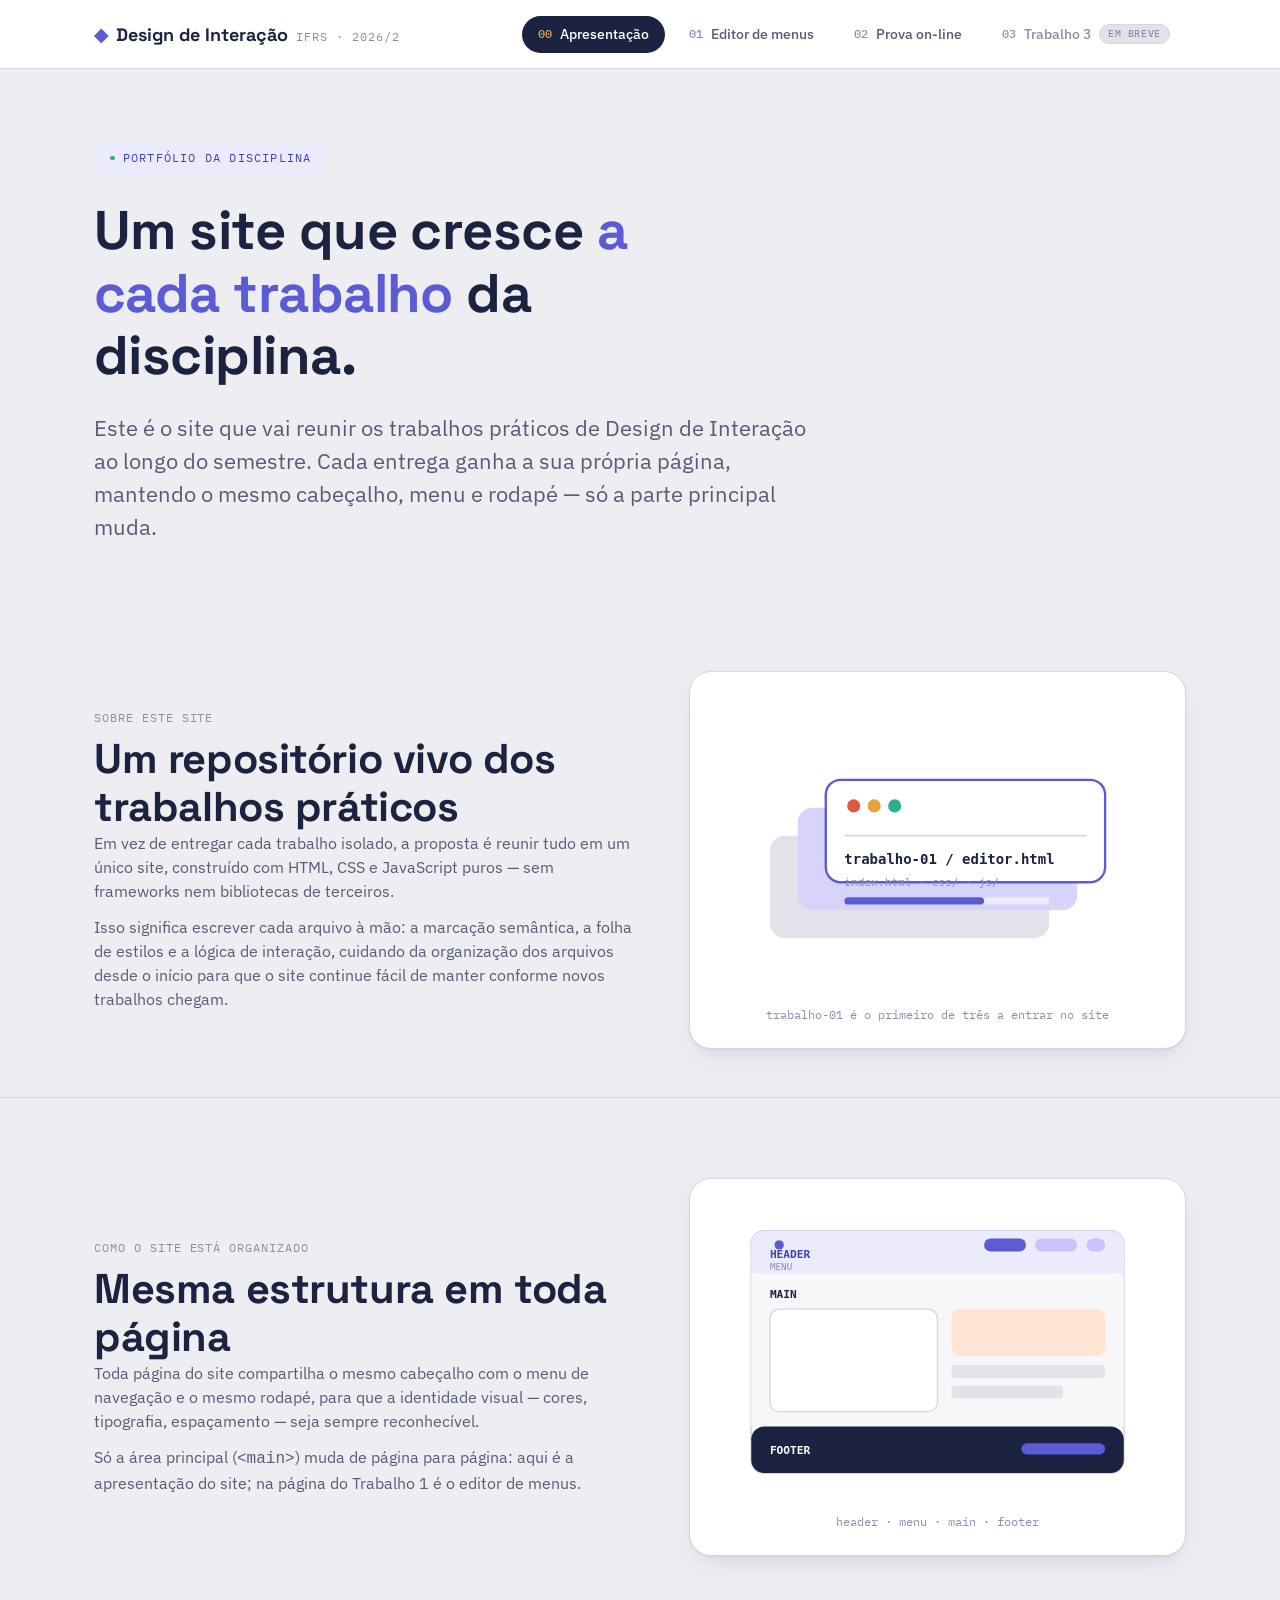
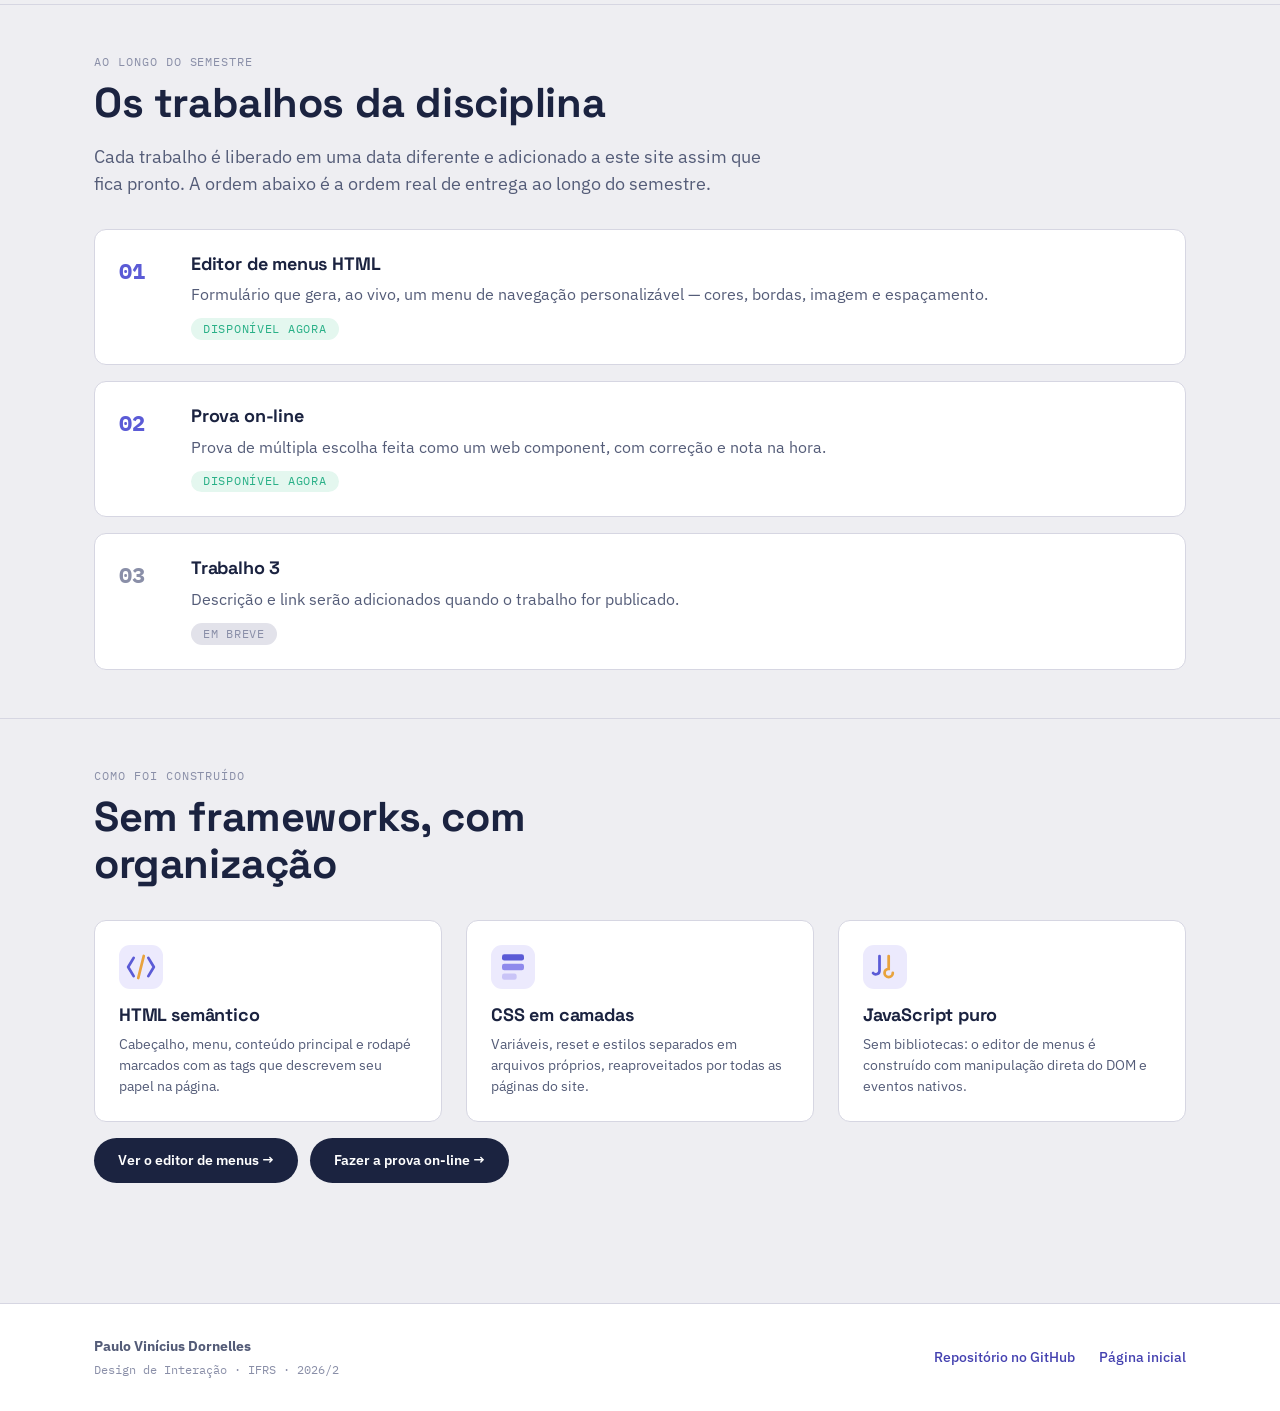
<file: index.html>
<!DOCTYPE html>
<html lang="pt-BR">
<head>
  <meta charset="UTF-8">
  <meta name="viewport" content="width=device-width, initial-scale=1.0">
  <title>Design de Interação — Apresentação</title>
  <meta name="description" content="Site com os trabalhos da disciplina de Design de Interação, adicionados ao longo do semestre.">

  <link rel="preconnect" href="https://fonts.googleapis.com">
  <link rel="preconnect" href="https://fonts.gstatic.com" crossorigin>
  <link href="https://fonts.googleapis.com/css2?family=Space+Grotesk:wght@500;700&family=IBM+Plex+Sans:wght@400;500;600&family=IBM+Plex+Mono:wght@400;500;700&display=swap" rel="stylesheet">

  <link rel="stylesheet" href="css/variables.css">
  <link rel="stylesheet" href="css/reset.css">
  <link rel="stylesheet" href="css/style.css">
</head>
<body>
  <site-header></site-header>

  <main>
    <div class="container">
      <section class="hero">
        <span class="hero__eyebrow"><span class="hero__dot"></span> Portfólio da disciplina</span>
        <h1>Um site que cresce <em>a cada trabalho</em> da disciplina.</h1>
        <p class="hero__lead">
          Este é o site que vai reunir os trabalhos práticos de Design de Interação ao longo do
          semestre. Cada entrega ganha a sua própria página, mantendo o mesmo cabeçalho,
          menu e rodapé — só a parte principal muda.
        </p>
      </section>
    </div>

    <section>
      <div class="container">
        <div class="feature">
          <div class="feature__body">
            <p class="section__eyebrow">Sobre este site</p>
            <h2 class="section__title">Um repositório vivo dos trabalhos práticos</h2>
            <p>
              Em vez de entregar cada trabalho isolado, a proposta é reunir tudo em um único
              site, construído com HTML, CSS e JavaScript puros — sem frameworks nem
              bibliotecas de terceiros.
            </p>
            <p>
              Isso significa escrever cada arquivo à mão: a marcação semântica, a folha de
              estilos e a lógica de interação, cuidando da organização dos arquivos desde o
              início para que o site continue fácil de manter conforme novos trabalhos
              chegam.
            </p>
          </div>
          <figure class="feature__figure">
            <img src="img/figura-camadas.svg" alt="Três cartões empilhados representando os trabalhos que serão adicionados ao site ao longo do semestre" width="480" height="320">
            <figcaption class="feature__figcaption">trabalho-01 é o primeiro de três a entrar no site</figcaption>
          </figure>
        </div>
      </div>
    </section>

    <section>
      <div class="container">
        <div class="feature feature--reverse">
          <div class="feature__body">
            <p class="section__eyebrow">Como o site está organizado</p>
            <h2 class="section__title">Mesma estrutura em toda página</h2>
            <p>
              Toda página do site compartilha o mesmo cabeçalho com o menu de navegação e o
              mesmo rodapé, para que a identidade visual — cores, tipografia, espaçamento —
              seja sempre reconhecível.
            </p>
            <p>
              Só a área principal (<code>&lt;main&gt;</code>) muda de página para página: aqui
              é a apresentação do site; na página do Trabalho 1 é o editor de menus.
            </p>
          </div>
          <figure class="feature__figure">
            <img src="img/figura-estrutura.svg" alt="Diagrama mostrando cabeçalho, menu, conteúdo principal e rodapé empilhados verticalmente" width="480" height="320">
            <figcaption class="feature__figcaption">header · menu · main · footer</figcaption>
          </figure>
        </div>
      </div>
    </section>

    <section>
      <div class="container">
        <p class="section__eyebrow">Ao longo do semestre</p>
        <h2 class="section__title">Os trabalhos da disciplina</h2>
        <p class="section__intro">
          Cada trabalho é liberado em uma data diferente e adicionado a este site assim que
          fica pronto. A ordem abaixo é a ordem real de entrega ao longo do semestre.
        </p>

        <ol class="timeline">
          <li class="timeline__item">
            <span class="timeline__index">01</span>
            <div>
              <h3>Editor de menus HTML</h3>
              <p>Formulário que gera, ao vivo, um menu de navegação personalizável — cores, bordas, imagem e espaçamento.</p>
              <span class="timeline__status timeline__status--live">Disponível agora</span>
            </div>
          </li>
          <li class="timeline__item">
            <span class="timeline__index">02</span>
            <div>
              <h3>Prova on-line</h3>
              <p>Prova de múltipla escolha feita como um web component, com correção e nota na hora.</p>
              <span class="timeline__status timeline__status--live">Disponível agora</span>
            </div>
          </li>
          <li class="timeline__item timeline__item--locked">
            <span class="timeline__index">03</span>
            <div>
              <h3>Trabalho 3</h3>
              <p>Descrição e link serão adicionados quando o trabalho for publicado.</p>
              <span class="timeline__status timeline__status--soon">Em breve</span>
            </div>
          </li>
        </ol>
      </div>
    </section>

    <section>
      <div class="container">
        <p class="section__eyebrow">Como foi construído</p>
        <h2 class="section__title">Sem frameworks, com organização</h2>

        <div class="card-grid">
          <article class="info-card">
            <img class="info-card__icon" src="img/icone-html.svg" alt="" width="44" height="44">
            <h3>HTML semântico</h3>
            <p>Cabeçalho, menu, conteúdo principal e rodapé marcados com as tags que descrevem seu papel na página.</p>
          </article>
          <article class="info-card">
            <img class="info-card__icon" src="img/icone-css.svg" alt="" width="44" height="44">
            <h3>CSS em camadas</h3>
            <p>Variáveis, reset e estilos separados em arquivos próprios, reaproveitados por todas as páginas do site.</p>
          </article>
          <article class="info-card">
            <img class="info-card__icon" src="img/icone-js.svg" alt="" width="44" height="44">
            <h3>JavaScript puro</h3>
            <p>Sem bibliotecas: o editor de menus é construído com manipulação direta do DOM e eventos nativos.</p>
          </article>
        </div>

        <p class="section__intro btn-group">
          <a class="btn btn--primary" href="editor.html">Ver o editor de menus →</a>
          <a class="btn btn--primary" href="prova.html">Fazer a prova on-line →</a>
        </p>
      </div>
    </section>
  </main>

  <site-footer></site-footer>

  <script src="js/componentes.js"></script>
</body>
</html>
</file>
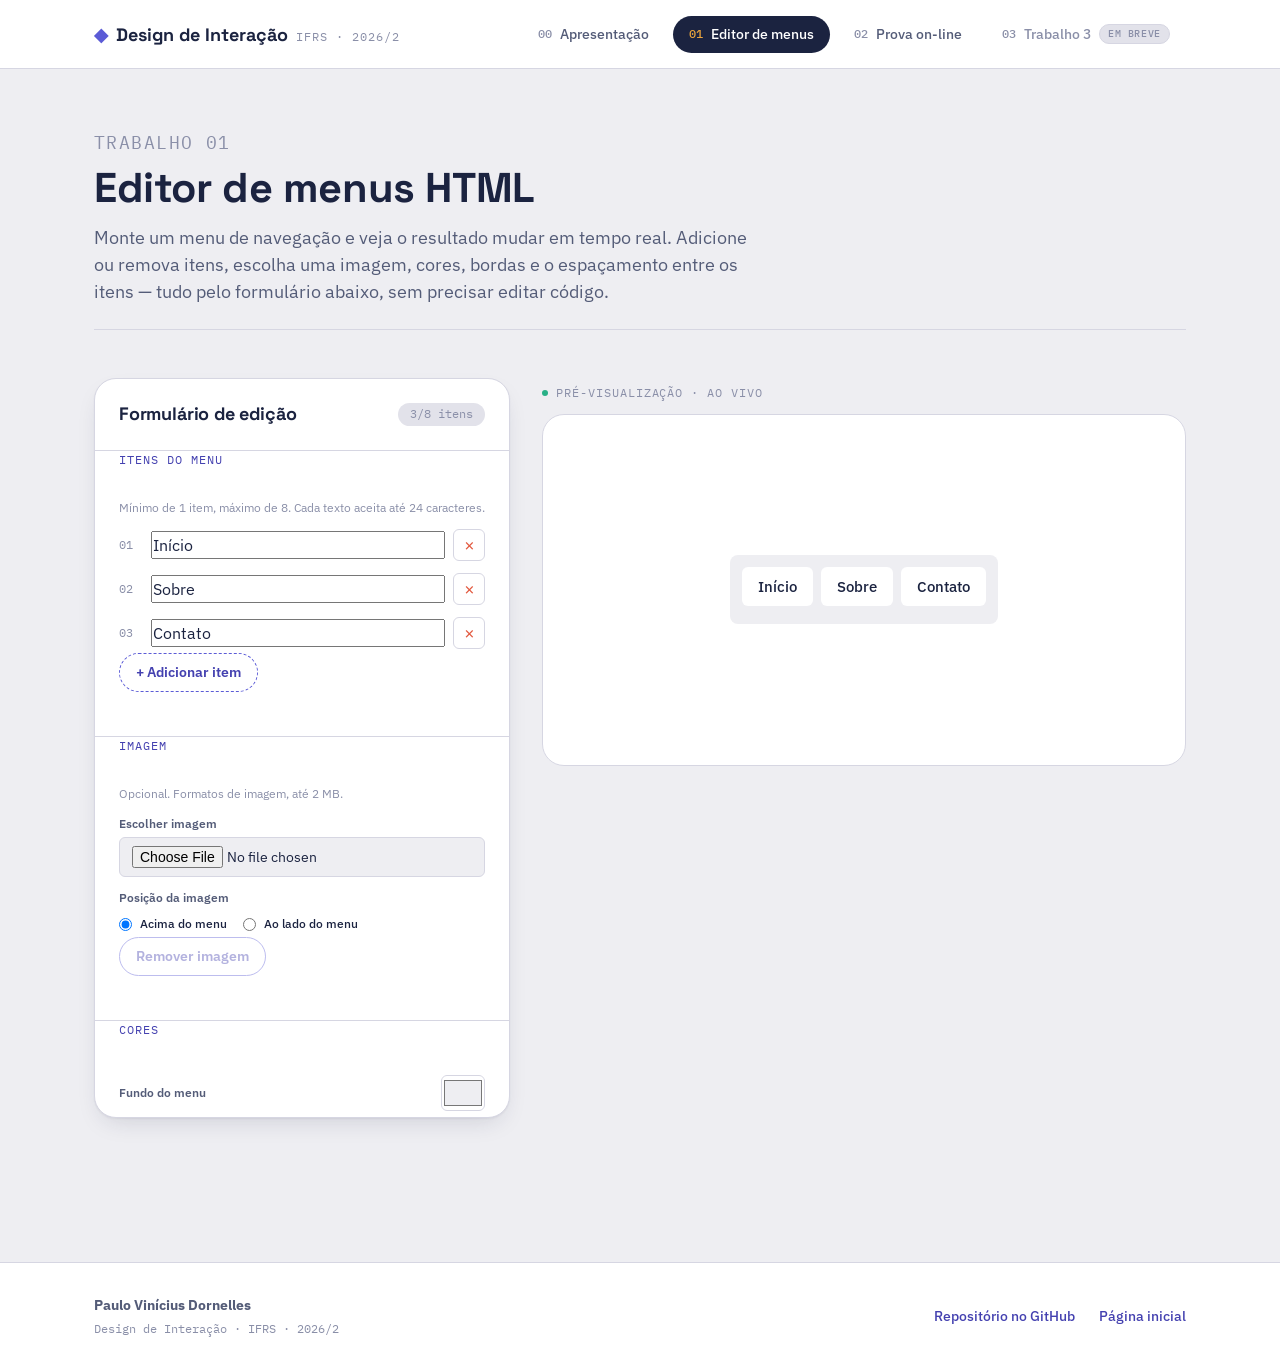
<file: editor.html>
<!DOCTYPE html>
<html lang="pt-BR">
<head>
  <meta charset="UTF-8">
  <meta name="viewport" content="width=device-width, initial-scale=1.0">
  <title>Design de Interação — Editor de menus</title>
  <meta name="description" content="Editor que gera, ao vivo, um menu de navegação HTML personalizável.">

  <link rel="preconnect" href="https://fonts.googleapis.com">
  <link rel="preconnect" href="https://fonts.gstatic.com" crossorigin>
  <link href="https://fonts.googleapis.com/css2?family=Space+Grotesk:wght@500;700&family=IBM+Plex+Sans:wght@400;500;600&family=IBM+Plex+Mono:wght@400;500;700&display=swap" rel="stylesheet">

  <link rel="stylesheet" href="css/variables.css">
  <link rel="stylesheet" href="css/reset.css">
  <link rel="stylesheet" href="css/style.css">
  <link rel="stylesheet" href="css/editor.css">
</head>
<body>
  <site-header></site-header>

  <main>
    <div class="container">
      <section class="editor-intro">
        <p class="section__eyebrow">Trabalho 01</p>
        <h1>Editor de menus HTML</h1>
        <p>
          Monte um menu de navegação e veja o resultado mudar em tempo real. Adicione ou
          remova itens, escolha uma imagem, cores, bordas e o espaçamento entre os itens —
          tudo pelo formulário abaixo, sem precisar editar código.
        </p>
      </section>

      <section class="editor-layout">
        <div class="panel">
          <div class="panel__header">
            <h2>Formulário de edição</h2>
            <span class="panel__count"><span id="itemCount">3</span>/8 itens</span>
          </div>

          <form class="editor-form" id="menuEditorForm" novalidate>

            <fieldset class="field-group">
              <legend>Itens do menu</legend>
              <p class="field-group__hint">Mínimo de 1 item, máximo de 8. Cada texto aceita até 24 caracteres.</p>

              <div class="item-list" id="itemList" aria-live="polite"></div>

              <button type="button" class="btn-add" id="addItemBtn">+ Adicionar item</button>
              <p class="field-error" id="itemsError" role="status"></p>
            </fieldset>

            <fieldset class="field-group">
              <legend>Imagem</legend>
              <p class="field-group__hint">Opcional. Formatos de imagem, até 2&nbsp;MB.</p>

              <div class="field">
                <label for="imageInput">Escolher imagem</label>
                <input type="file" id="imageInput" name="imageInput" accept="image/*">
              </div>

              <div class="field">
                <span class="field-legend-inline">Posição da imagem</span>
                <div class="radio-group">
                  <label><input type="radio" name="imagePosition" value="top" id="posTop" checked> Acima do menu</label>
                  <label><input type="radio" name="imagePosition" value="side" id="posSide"> Ao lado do menu</label>
                </div>
              </div>

              <button type="button" class="btn-add" id="removeImageBtn" disabled>Remover imagem</button>
              <p class="field-error" id="imageError" role="status"></p>
            </fieldset>

            <fieldset class="field-group">
              <legend>Cores</legend>

              <div class="field field--color">
                <label for="menuBgColor">Fundo do menu</label>
                <input type="color" id="menuBgColor" name="menuBgColor" value="#eeeef2">
              </div>
              <div class="field field--color">
                <label for="itemBgColor">Fundo dos itens</label>
                <input type="color" id="itemBgColor" name="itemBgColor" value="#ffffff">
              </div>
              <div class="field field--color">
                <label for="textColor">Cor do texto</label>
                <input type="color" id="textColor" name="textColor" value="#1b2340">
              </div>
              <div class="field field--color">
                <label for="borderColor">Cor da borda</label>
                <input type="color" id="borderColor" name="borderColor" value="#5b5bd6">
              </div>
            </fieldset>

            <fieldset class="field-group">
              <legend>Texto</legend>

              <div class="field">
                <div class="field-inline">
                  <label for="fontSize">Tamanho do texto</label>
                  <span class="field-count" id="fontSizeValue">15px</span>
                </div>
                <input type="range" id="fontSize" name="fontSize" min="12" max="22" step="1" value="15">
              </div>
            </fieldset>

            <fieldset class="field-group">
              <legend>Bordas</legend>

              <div class="field">
                <div class="field-inline">
                  <label for="borderWidth">Espessura da borda</label>
                  <span class="field-count" id="borderWidthValue">0px</span>
                </div>
                <input type="range" id="borderWidth" name="borderWidth" min="0" max="6" step="1" value="0">
              </div>

              <div class="field">
                <div class="field-inline">
                  <label for="borderRadius">Arredondamento</label>
                  <span class="field-count" id="borderRadiusValue">8px</span>
                </div>
                <input type="range" id="borderRadius" name="borderRadius" min="0" max="28" step="1" value="8">
              </div>
            </fieldset>

            <fieldset class="field-group">
              <legend>Tamanho e espaçamento</legend>

              <div class="field">
                <div class="field-inline">
                  <label for="itemPadding">Tamanho dos itens</label>
                  <span class="field-count" id="itemPaddingValue">10px</span>
                </div>
                <input type="range" id="itemPadding" name="itemPadding" min="4" max="24" step="1" value="10">
              </div>

              <div class="field">
                <div class="field-inline">
                  <label for="itemGap">Espaço entre itens</label>
                  <span class="field-count" id="itemGapValue">8px</span>
                </div>
                <input type="range" id="itemGap" name="itemGap" min="0" max="32" step="1" value="8">
              </div>

              <div class="field">
                <label for="menuJustify">Distribuição</label>
                <select id="menuJustify" name="menuJustify">
                  <option value="flex-start" selected>Início</option>
                  <option value="center">Centro</option>
                  <option value="space-between">Espaçado (bordas)</option>
                  <option value="space-around">Espaçado (ao redor)</option>
                  <option value="flex-end">Fim</option>
                </select>
              </div>
            </fieldset>
          </form>
        </div>

        <div class="preview-panel">
          <p class="preview-panel__label"><span class="preview-panel__pulse"></span> Pré-visualização · ao vivo</p>
          <div class="preview-canvas">
            <div class="preview-stage" id="previewStage"></div>
          </div>
        </div>
      </section>
    </div>
  </main>

  <site-footer></site-footer>

  <script src="js/componentes.js"></script>
  <script src="js/editor.js"></script>
</body>
</html>
</file>
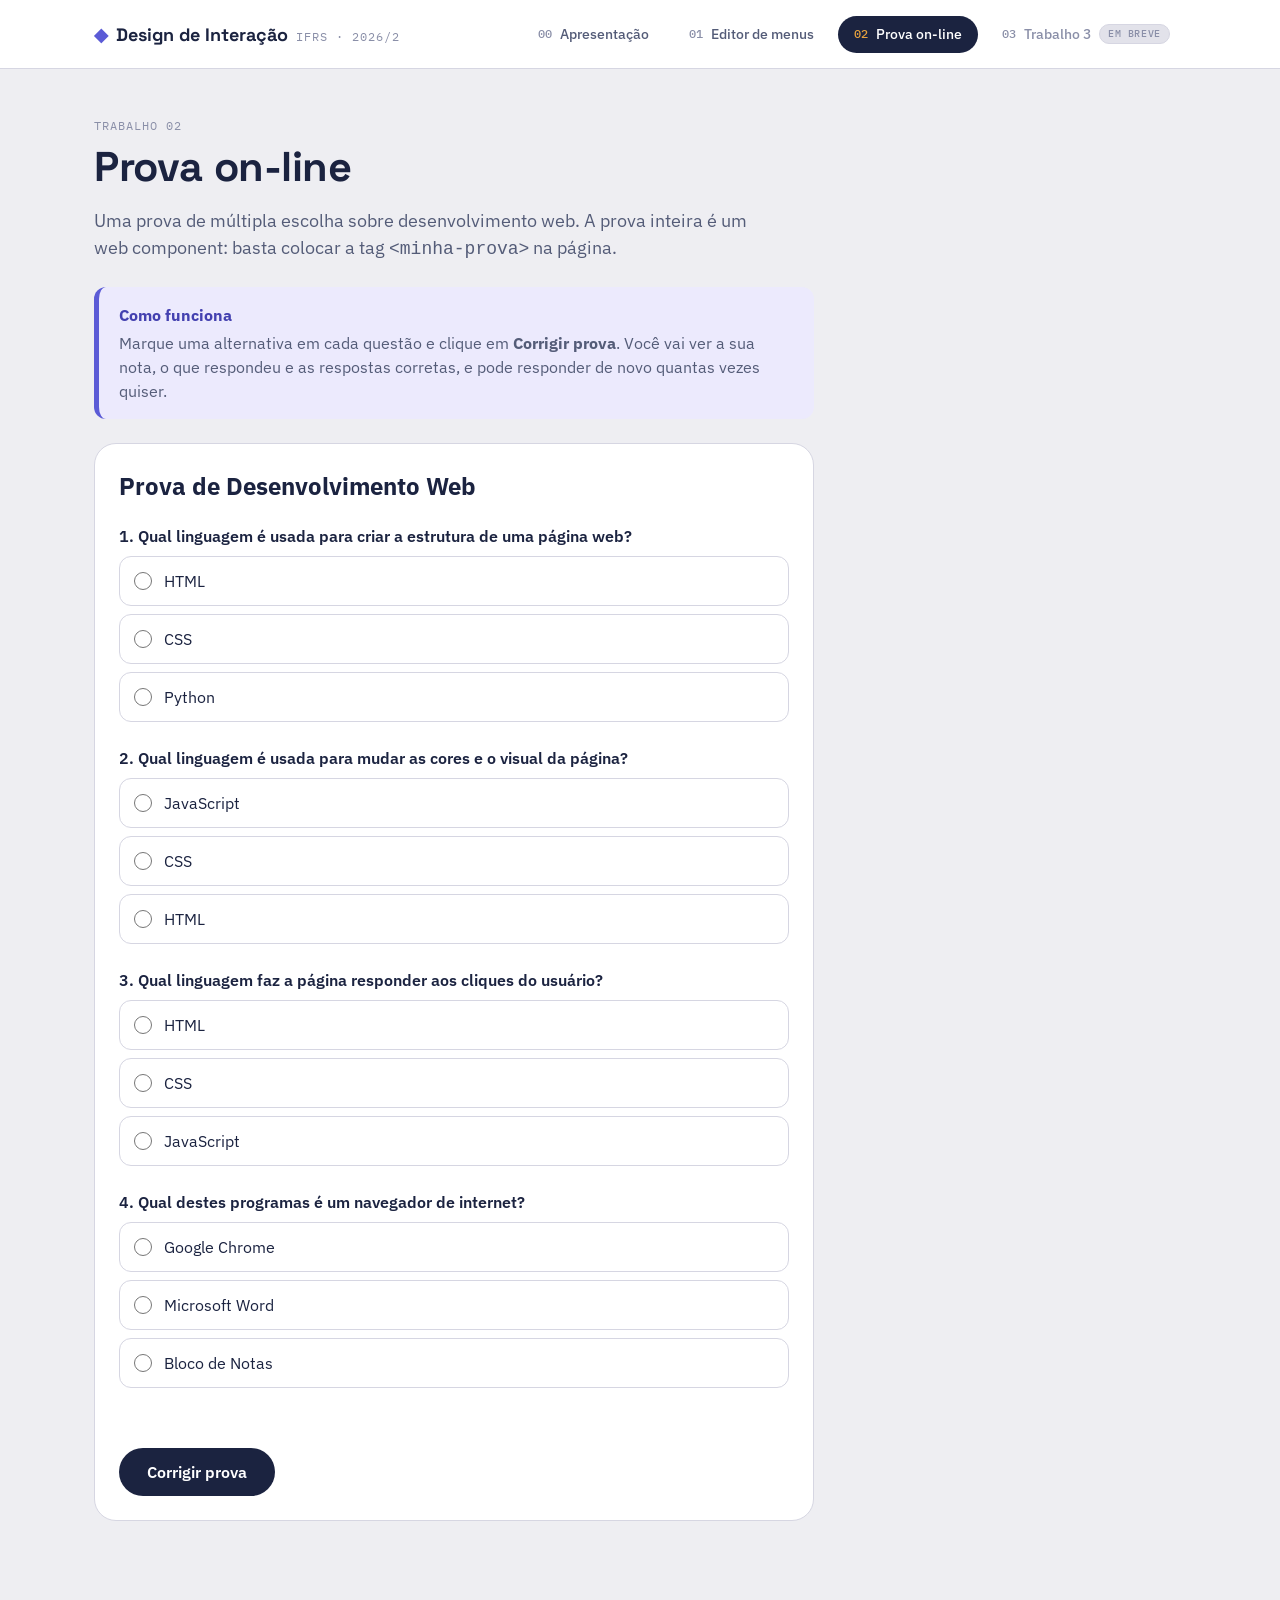
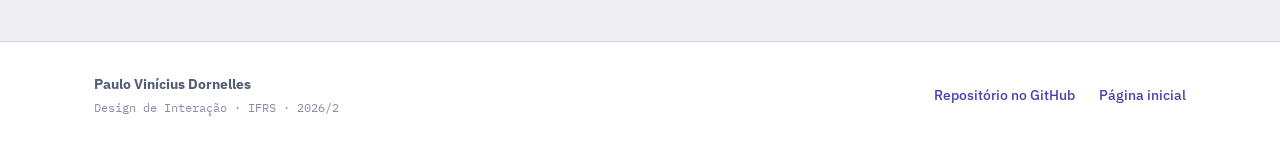
<file: prova.html>
<!DOCTYPE html>
<html lang="pt-BR">
<head>
  <meta charset="UTF-8">
  <meta name="viewport" content="width=device-width, initial-scale=1.0">
  <title>Design de Interação — Prova on-line</title>
  <meta name="description" content="Prova on-line de múltipla escolha feita como um web component.">

  <link rel="preconnect" href="https://fonts.googleapis.com">
  <link rel="preconnect" href="https://fonts.gstatic.com" crossorigin>
  <link href="https://fonts.googleapis.com/css2?family=Space+Grotesk:wght@500;700&family=IBM+Plex+Sans:wght@400;500;600&family=IBM+Plex+Mono:wght@400;500;700&display=swap" rel="stylesheet">

  <link rel="stylesheet" href="css/variables.css">
  <link rel="stylesheet" href="css/reset.css">
  <link rel="stylesheet" href="css/style.css">
</head>
<body>
  <site-header></site-header>

  <main>
    <div class="container">
      <section>
        <p class="section__eyebrow">Trabalho 02</p>
        <h1 class="section__title">Prova on-line</h1>
        <p class="section__intro">
          Uma prova de múltipla escolha sobre desenvolvimento web. A prova inteira é um
          web component: basta colocar a tag <code>&lt;minha-prova&gt;</code> na página.
        </p>

        <caixa-aviso>
          <span slot="titulo">Como funciona</span>
          <p>
            Marque uma alternativa em cada questão e clique em <strong>Corrigir prova</strong>.
            Você vai ver a sua nota, o que respondeu e as respostas corretas, e pode
            responder de novo quantas vezes quiser.
          </p>
        </caixa-aviso>

        <minha-prova></minha-prova>
      </section>
    </div>
  </main>

  <site-footer></site-footer>

  <script src="js/componentes.js"></script>
  <script src="js/prova.js"></script>
</body>
</html>
</file>
<file: css/variables.css>
:root {
  --color-canvas: #eeeef2;        
  --color-canvas-alt: #e2e2ea;    
  --color-surface: #ffffff;       
  --color-border: #d6d6e2;        

  --color-ink: #1b2340;           
  --color-ink-soft: #545c78;      
  --color-ink-faint: #8a8fa8;     

  --color-accent: #5b5bd6;        
  --color-accent-dark: #4441b0;
  --color-accent-soft: #eceafd;

  --color-amber: #e8a33d;        
  --color-mint: #29b087;          
  --color-coral: #e2583e;         

  --font-display: "Space Grotesk", "Segoe UI", sans-serif;
  --font-body: "IBM Plex Sans", "Segoe UI", sans-serif;
  --font-mono: "IBM Plex Mono", "Courier New", monospace;

  --fs-xs: 0.75rem;
  --fs-sm: 0.875rem;
  --fs-base: 1rem;
  --fs-md: 1.125rem;
  --fs-lg: 1.375rem;
  --fs-xl: 1.85rem;
  --fs-2xl: 2.6rem;
  --fs-3xl: 3.4rem;

  
  --space-1: 0.25rem;
  --space-2: 0.5rem;
  --space-3: 0.75rem;
  --space-4: 1rem;
  --space-5: 1.5rem;
  --space-6: 2rem;
  --space-7: 3rem;
  --space-8: 4.5rem;

  
  --radius-sm: 6px;
  --radius-md: 12px;
  --radius-lg: 22px;
  --radius-pill: 999px;

  --shadow-card: 0 1px 2px rgba(27, 35, 64, 0.06), 0 10px 26px -10px rgba(27, 35, 64, 0.18);
  --shadow-pop: 0 4px 10px -2px rgba(27, 35, 64, 0.22);


  --container-max: 1140px;
  --header-height: 4.25rem;


  --ease-standard: cubic-bezier(0.4, 0, 0.2, 1);
  --dur-fast: 150ms;
}
</file>
<file: css/style.css>
body {
  background-color: var(--color-canvas);
  color: var(--color-ink);
  font-family: var(--font-body);
  font-size: var(--fs-base);
}

.container {
  width: 100%;
  max-width: var(--container-max);
  margin-inline: auto;
  padding-inline: var(--space-5);
}

h1,
h2,
h3 {
  font-family: var(--font-display);
  line-height: 1.15;
  letter-spacing: -0.01em;
}

p {
  color: var(--color-ink-soft);
}

a:focus-visible,
button:focus-visible,
input:focus-visible,
select:focus-visible,
textarea:focus-visible {
  outline: 3px solid var(--color-accent);
  outline-offset: 2px;
  border-radius: var(--radius-sm);
}

.sr-only {
  position: absolute;
  width: 1px;
  height: 1px;
  padding: 0;
  margin: -1px;
  overflow: hidden;
  clip: rect(0, 0, 0, 0);
  white-space: nowrap;
  border: 0;
}

.brand__course,
.nav-link__index,
.section__eyebrow,
.site-footer__course,
.feature__figcaption,
.timeline__status {
  font-family: var(--font-mono);
  font-size: var(--fs-xs);
  color: var(--color-ink-faint);
}

site-header,
site-nav,
site-footer {
  display: block;
}

site-header {
  position: sticky;
  top: 0;
  z-index: 50;
}

.site-header {
  background: var(--color-surface);
  border-bottom: 1px solid var(--color-border);
}

.site-header__inner {
  display: flex;
  align-items: center;
  justify-content: space-between;
  gap: var(--space-4);
  min-height: var(--header-height);
  flex-wrap: wrap;
  padding-block: var(--space-3);
}

.brand {
  display: flex;
  align-items: baseline;
  gap: var(--space-2);
  font-family: var(--font-display);
  font-size: var(--fs-md);
  font-weight: 700;
  color: var(--color-ink);
}

.brand__mark {
  color: var(--color-accent);
}

.brand__course {
  font-weight: 400;
  text-transform: uppercase;
  letter-spacing: 0.08em;
}

.main-nav__list {
  display: flex;
  align-items: center;
  flex-wrap: wrap;
  gap: var(--space-2);
}

.nav-link {
  display: inline-flex;
  align-items: center;
  gap: var(--space-2);
  padding: var(--space-2) var(--space-4);
  border-radius: var(--radius-pill);
  font-size: var(--fs-sm);
  font-weight: 500;
  color: var(--color-ink-soft);
  transition: background-color var(--dur-fast) var(--ease-standard),
    color var(--dur-fast) var(--ease-standard);
}

a.nav-link:hover {
  background: var(--color-accent-soft);
  color: var(--color-accent-dark);
}

a.nav-link[aria-current="page"] {
  background: var(--color-ink);
  color: var(--color-surface);
}

a.nav-link[aria-current="page"] .nav-link__index {
  color: var(--color-amber);
}

.nav-link--locked {
  color: var(--color-ink-faint);
  cursor: default;
}

.nav-link--locked .badge-soon {
  font-family: var(--font-mono);
  font-size: 0.65rem;
  text-transform: uppercase;
  letter-spacing: 0.06em;
  background: var(--color-canvas-alt);
  border: 1px solid var(--color-border);
  color: var(--color-ink-faint);
  padding: 0.1em var(--space-2);
  border-radius: var(--radius-pill);
}

.site-footer {
  margin-top: var(--space-8);
  border-top: 1px solid var(--color-border);
  background: var(--color-surface);
}

.site-footer__inner {
  display: flex;
  flex-wrap: wrap;
  justify-content: space-between;
  align-items: center;
  gap: var(--space-4);
  padding-block: var(--space-6);
  font-size: var(--fs-sm);
  color: var(--color-ink-soft);
}

.site-footer__meta {
  display: flex;
  flex-direction: column;
  gap: var(--space-1);
}

.site-footer__links {
  display: flex;
  gap: var(--space-5);
}

.site-footer__links a {
  color: var(--color-accent-dark);
  font-weight: 500;
}

.site-footer__links a:hover {
  text-decoration: underline;
}

.hero {
  padding-block: var(--space-8) var(--space-7);
}

.hero__eyebrow {
  display: inline-flex;
  align-items: center;
  gap: var(--space-2);
  font-family: var(--font-mono);
  font-size: var(--fs-xs);
  text-transform: uppercase;
  letter-spacing: 0.1em;
  color: var(--color-accent-dark);
  background: var(--color-accent-soft);
  padding: var(--space-2) var(--space-4);
  border-radius: var(--radius-pill);
  margin-bottom: var(--space-5);
}

.hero__dot {
  width: 0.4em;
  height: 0.4em;
  border-radius: 50%;
  background: var(--color-mint);
}

.hero h1 {
  font-size: var(--fs-3xl);
  max-width: 18ch;
}

.hero h1 em {
  font-style: normal;
  color: var(--color-accent);
}

.hero__lead {
  margin-top: var(--space-5);
  font-size: var(--fs-lg);
  max-width: 56ch;
  color: var(--color-ink-soft);
}

section {
  padding-block: var(--space-7);
}

section + section {
  border-top: 1px solid var(--color-border);
}

.section__eyebrow {
  text-transform: uppercase;
  letter-spacing: 0.08em;
  margin-bottom: var(--space-2);
}

.section__title {
  font-size: var(--fs-2xl);
  max-width: 24ch;
}

.section__intro {
  margin-top: var(--space-4);
  font-size: var(--fs-md);
  max-width: 62ch;
}

.feature {
  display: grid;
  grid-template-columns: 1.1fr 1fr;
  gap: var(--space-7);
  align-items: center;
  margin-top: var(--space-6);
}

.feature--reverse .feature__figure {
  order: 2;
}

.feature__figure {
  background: var(--color-surface);
  border: 1px solid var(--color-border);
  border-radius: var(--radius-lg);
  padding: var(--space-5);
  box-shadow: var(--shadow-card);
}

.feature__figure img {
  width: 100%;
  height: auto;
}

.feature__figcaption {
  margin-top: var(--space-3);
  text-align: center;
}

.feature__body h3 {
  font-size: var(--fs-lg);
  margin-bottom: var(--space-3);
}

.feature__body p + p {
  margin-top: var(--space-3);
}

.timeline {
  margin-top: var(--space-6);
  display: grid;
  gap: var(--space-4);
}

.timeline__item {
  display: grid;
  grid-template-columns: 3.5rem 1fr;
  gap: var(--space-4);
  background: var(--color-surface);
  border: 1px solid var(--color-border);
  border-radius: var(--radius-md);
  padding: var(--space-5);
}

.timeline__index {
  font-family: var(--font-mono);
  font-size: var(--fs-lg);
  color: var(--color-accent);
  font-weight: 700;
}

.timeline__item--locked .timeline__index {
  color: var(--color-ink-faint);
}

.timeline__item h3 {
  font-size: var(--fs-md);
  margin-bottom: var(--space-2);
}

.timeline__status {
  display: inline-block;
  margin-top: var(--space-3);
  text-transform: uppercase;
  letter-spacing: 0.06em;
  padding: 0.15em var(--space-3);
  border-radius: var(--radius-pill);
}

.timeline__status--live {
  background: #e4f7ef;
  color: var(--color-mint);
}

.timeline__status--soon {
  background: var(--color-canvas-alt);
  color: var(--color-ink-faint);
}

.card-grid {
  margin-top: var(--space-6);
  display: grid;
  grid-template-columns: repeat(3, 1fr);
  gap: var(--space-5);
}

.info-card {
  background: var(--color-surface);
  border: 1px solid var(--color-border);
  border-radius: var(--radius-md);
  padding: var(--space-5);
}

.info-card__icon {
  width: 2.75rem;
  height: 2.75rem;
  margin-bottom: var(--space-4);
}

.info-card h3 {
  font-size: var(--fs-md);
  margin-bottom: var(--space-2);
}

.info-card p {
  font-size: var(--fs-sm);
}

.btn {
  display: inline-flex;
  align-items: center;
  gap: var(--space-2);
  padding: var(--space-3) var(--space-5);
  border-radius: var(--radius-pill);
  font-weight: 600;
  font-size: var(--fs-sm);
  transition: transform var(--dur-fast) var(--ease-standard),
    box-shadow var(--dur-fast) var(--ease-standard);
}

.btn-group {
  display: flex;
  flex-wrap: wrap;
  gap: var(--space-3);
}

.btn--primary {
  background: var(--color-ink);
  color: var(--color-surface);
}

.btn--primary:hover {
  transform: translateY(-1px);
  box-shadow: var(--shadow-pop);
}

@media (max-width: 860px) {
  site-header {
    position: static;
  }

  .feature,
  .feature--reverse .feature__figure {
    grid-template-columns: 1fr;
    order: initial;
  }

  .card-grid {
    grid-template-columns: 1fr 1fr;
  }

  .hero h1 {
    font-size: var(--fs-2xl);
  }
}

@media (max-width: 640px) {
  .site-header__inner {
    justify-content: center;
    text-align: center;
  }

  .main-nav__list {
    justify-content: center;
  }

  .card-grid {
    grid-template-columns: 1fr;
  }

  .timeline__item {
    grid-template-columns: 1fr;
  }

  .site-footer__inner {
    flex-direction: column;
    text-align: center;
  }

  .hero h1 {
    font-size: var(--fs-xl);
  }
}
</file>
<file: css/editor.css>
.editor-intro {
  padding-block: var(--space-7) var(--space-5);
}

.editor-intro h1 {
  font-size: var(--fs-2xl);
  max-width: 34ch;
}

.editor-intro p {
  margin-top: var(--space-3);
  max-width: 60ch;
  font-size: var(--fs-md);
}

.editor-layout {
  display: grid;
  grid-template-columns: minmax(0, 26rem) minmax(0, 1fr);
  gap: var(--space-6);
  align-items: start;
  padding-bottom: var(--space-8);
}

.panel {
  background: var(--color-surface);
  border: 1px solid var(--color-border);
  border-radius: var(--radius-lg);
  box-shadow: var(--shadow-card);
  overflow: hidden;
}

.panel__header {
  display: flex;
  align-items: center;
  justify-content: space-between;
  gap: var(--space-3);
  padding: var(--space-5);
  border-bottom: 1px solid var(--color-border);
}

.panel__header h2 {
  font-size: var(--fs-md);
}

.panel__count {
  font-family: var(--font-mono);
  font-size: var(--fs-xs);
  color: var(--color-ink-faint);
  background: var(--color-canvas-alt);
  padding: 0.2em var(--space-3);
  border-radius: var(--radius-pill);
}

.editor-form {
  max-height: 74vh;
  overflow-y: auto;
}

.field-group {
  padding: var(--space-5);
  border-bottom: 1px solid var(--color-border);
}

.field-group legend {
  font-family: var(--font-mono);
  font-size: var(--fs-xs);
  text-transform: uppercase;
  letter-spacing: 0.08em;
  color: var(--color-accent-dark);
  padding-bottom: var(--space-3);
}

.field-group__hint {
  font-size: var(--fs-xs);
  color: var(--color-ink-faint);
  margin-top: -0.35rem;
  margin-bottom: var(--space-3);
}

.field {
  margin-top: var(--space-3);
}

.field:first-of-type {
  margin-top: 0;
}

.field label,
.field-legend-inline {
  display: block;
  font-size: var(--fs-xs);
  font-weight: 600;
  color: var(--color-ink-soft);
  margin-bottom: var(--space-1);
}

.field-legend-inline {
  margin-bottom: var(--space-2);
}

.field-inline label,
.field--color label,
.radio-group label {
  margin-bottom: 0;
}

.field input[type="text"],
.field select,
.field input[type="file"] {
  width: 100%;
  padding: var(--space-2) var(--space-3);
  border: 1px solid var(--color-border);
  border-radius: var(--radius-sm);
  background: var(--color-canvas);
  font-size: var(--fs-sm);
}

.field input[type="text"]:disabled {
  color: var(--color-ink-faint);
  background: var(--color-canvas-alt);
}

.field-row {
  display: grid;
  grid-template-columns: 1fr 1fr;
  gap: var(--space-3);
}

.field-inline {
  display: flex;
  align-items: center;
  gap: var(--space-2);
}

.field-count {
  font-family: var(--font-mono);
  font-size: var(--fs-xs);
  color: var(--color-ink-faint);
  min-width: 2.5ch;
  text-align: right;
}

.field--color {
  display: flex;
  align-items: center;
  justify-content: space-between;
  gap: var(--space-3);
}

.field input[type="color"] {
  width: 2.75rem;
  height: 2.25rem;
  padding: 0;
  border: 1px solid var(--color-border);
  border-radius: var(--radius-sm);
  background: none;
  cursor: pointer;
}

.field input[type="range"] {
  width: 100%;
  accent-color: var(--color-accent);
}

.radio-group {
  display: flex;
  gap: var(--space-4);
}

.radio-group label {
  display: flex;
  align-items: center;
  gap: var(--space-2);
  font-weight: 500;
  color: var(--color-ink);
}

.item-list {
  display: flex;
  flex-direction: column;
  gap: var(--space-3);
}

.item-row {
  display: flex;
  align-items: center;
  gap: var(--space-2);
}

.item-row__index {
  font-family: var(--font-mono);
  font-size: var(--fs-xs);
  color: var(--color-ink-faint);
  width: 1.5rem;
  flex-shrink: 0;
}

.item-row input[type="text"] {
  flex: 1;
}

.item-row__remove {
  flex-shrink: 0;
  width: 2rem;
  height: 2rem;
  border-radius: var(--radius-sm);
  border: 1px solid var(--color-border);
  color: var(--color-coral);
  font-size: var(--fs-md);
  line-height: 1;
  display: flex;
  align-items: center;
  justify-content: center;
}

.item-row__remove:hover:not(:disabled) {
  background: #fbe9e6;
}

.item-row__remove:disabled {
  opacity: 0.35;
  cursor: not-allowed;
}

.btn-add {
  margin-top: var(--space-1);
  align-self: flex-start;
  display: inline-flex;
  align-items: center;
  gap: var(--space-2);
  padding: var(--space-2) var(--space-4);
  border: 1px dashed var(--color-accent);
  border-radius: var(--radius-pill);
  color: var(--color-accent-dark);
  font-size: var(--fs-sm);
  font-weight: 600;
}

.btn-add:hover:not(:disabled) {
  background: var(--color-accent-soft);
}

.btn-add:disabled {
  opacity: 0.4;
  cursor: not-allowed;
  border-style: solid;
}

.field-error {
  margin-top: var(--space-2);
  font-size: var(--fs-xs);
  color: var(--color-coral);
  min-height: 1em;
}

.preview-panel {
  position: sticky;
  top: calc(var(--header-height) + var(--space-5));
}

.preview-panel__label {
  display: inline-flex;
  align-items: center;
  gap: var(--space-2);
  font-family: var(--font-mono);
  font-size: var(--fs-xs);
  text-transform: uppercase;
  letter-spacing: 0.08em;
  color: var(--color-ink-faint);
  margin-bottom: var(--space-3);
}

.preview-panel__pulse {
  width: 0.5em;
  height: 0.5em;
  border-radius: 50%;
  background: var(--color-mint);
}

.preview-canvas {
  border: 1px solid var(--color-border);
  border-radius: var(--radius-lg);
  background: var(--color-surface);
  padding: var(--space-7) var(--space-5);
  min-height: 22rem;
  display: flex;
  align-items: center;
  justify-content: center;
  overflow: auto;
}

.preview-stage {
  width: 100%;
  display: flex;
  flex-direction: column;
  align-items: center;
  gap: var(--space-4);
}

.preview-stage--side {
  flex-direction: row;
  justify-content: center;
  flex-wrap: wrap;
}

.preview-stage img.preview-image {
  max-width: 220px;
  max-height: 220px;
  border-radius: var(--radius-md);
  box-shadow: var(--shadow-card);
  object-fit: cover;
}

.generated-menu {
  max-width: 100%;
  background: var(--menu-bg, var(--color-canvas));
  border-radius: var(--menu-radius, var(--radius-md));
  padding: var(--space-3);
  overflow-x: auto;
}

.generated-menu__list {
  display: flex;
  flex-wrap: wrap;
  gap: var(--menu-gap, 0.5rem);
  justify-content: var(--menu-justify, flex-start);
}

.generated-menu__item {
  display: inline-block;
  max-width: 12rem;
  overflow: hidden;
  text-overflow: ellipsis;
  white-space: nowrap;
  background: var(--item-bg, #fff);
  color: var(--item-color, #1b2340);
  font: var(--item-font-weight, 500) var(--item-font-size, 0.95rem) var(--item-font, var(--font-body));
  padding: var(--item-padding, 0.6rem 1rem);
  border-radius: var(--item-radius, 8px);
  border: var(--item-border-width, 0) solid var(--item-border-color, transparent);
}

.preview-empty {
  font-family: var(--font-mono);
  font-size: var(--fs-sm);
  color: var(--color-ink-faint);
  text-align: center;
}

@media (max-width: 960px) {
  .editor-layout {
    grid-template-columns: 1fr;
  }

  .preview-panel {
    position: static;
  }

  .editor-form {
    max-height: none;
  }
}

@media (max-width: 480px) {
  .field-row {
    grid-template-columns: 1fr;
  }

  .radio-group {
    flex-direction: column;
    gap: var(--space-2);
  }
}
</file>
